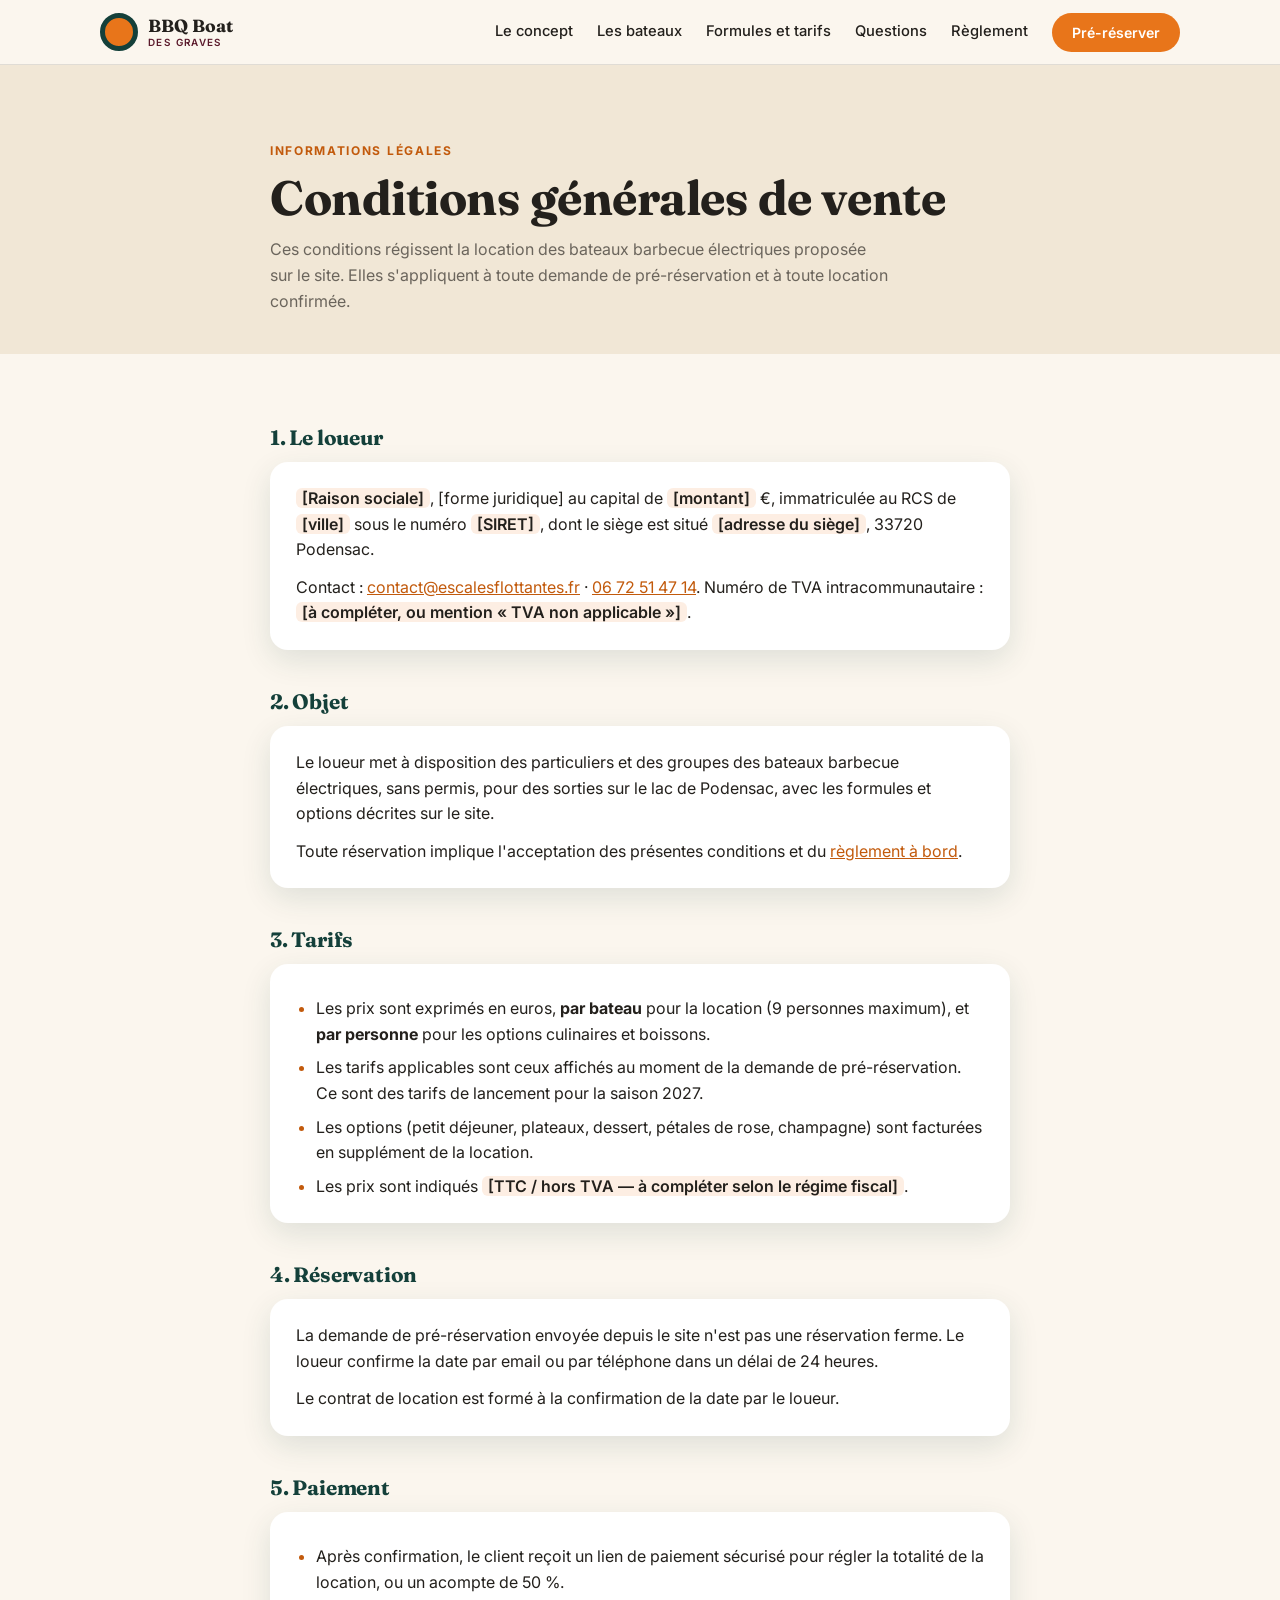
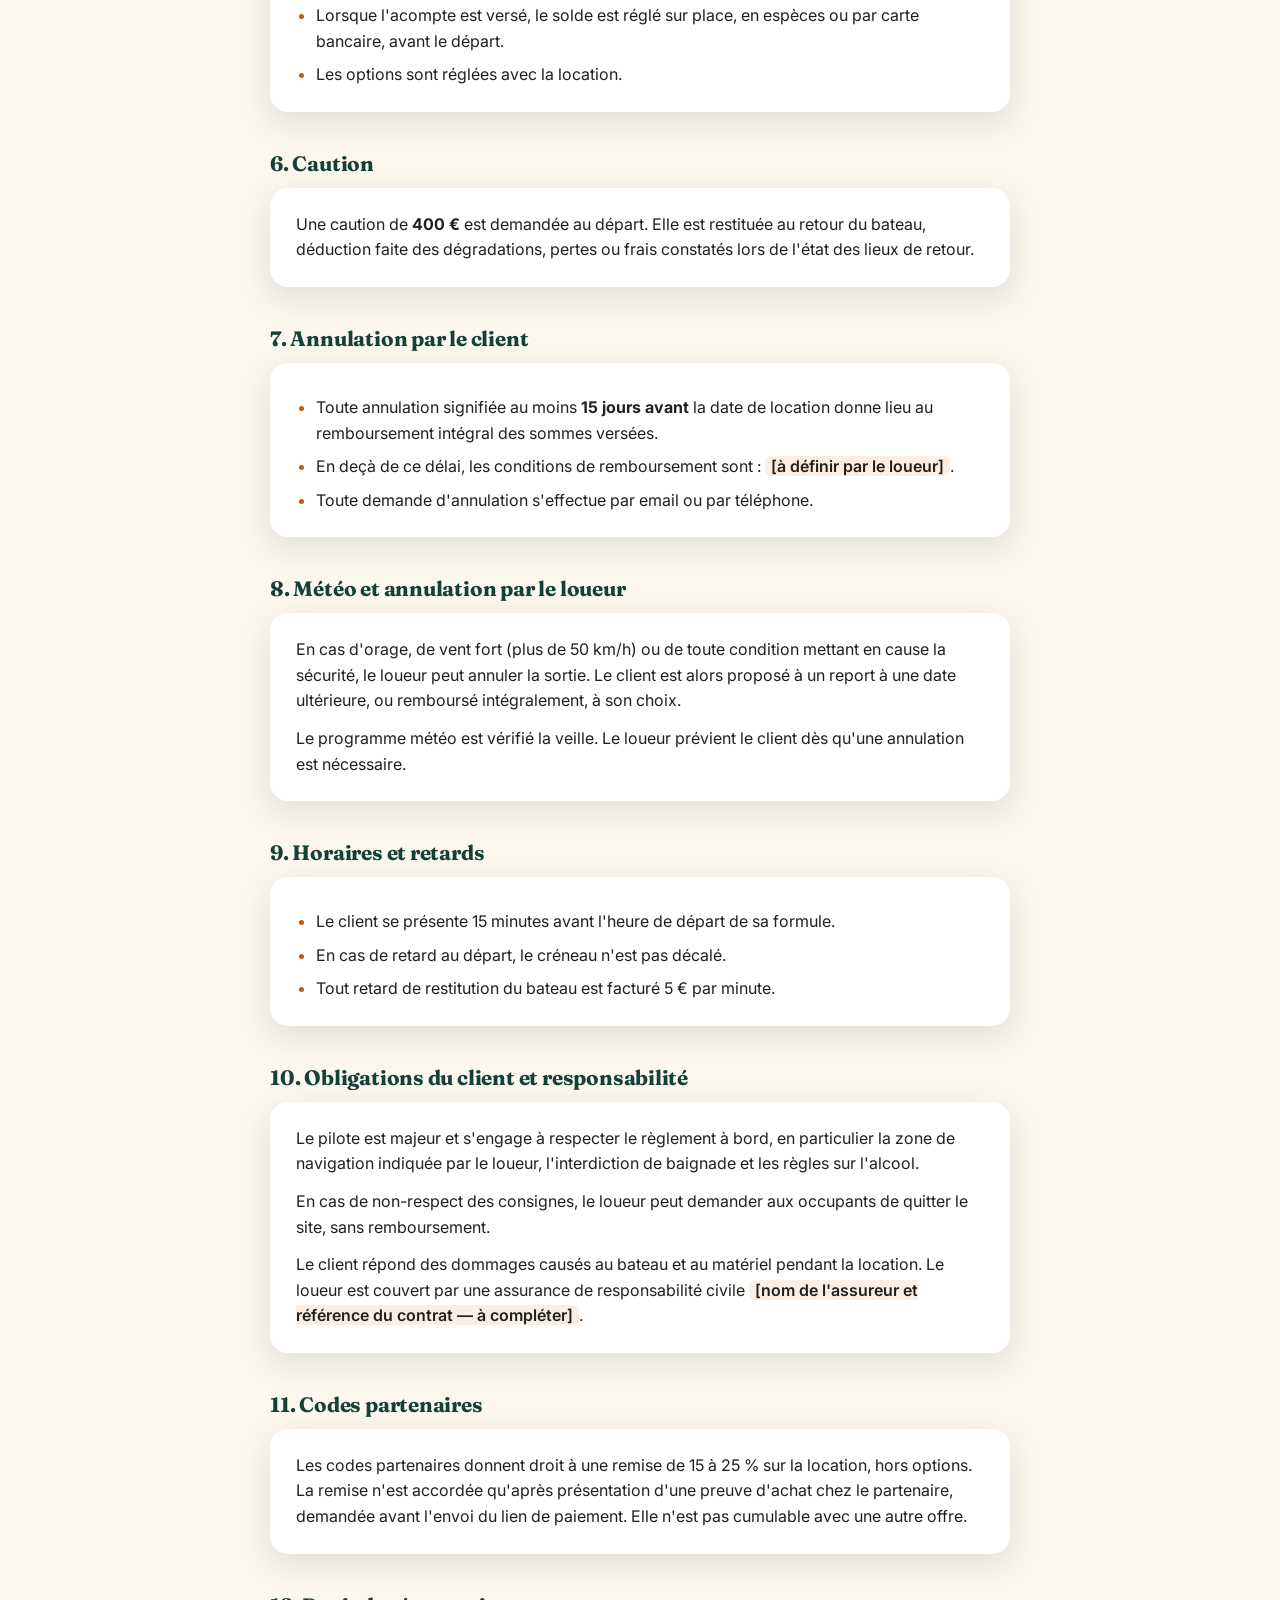
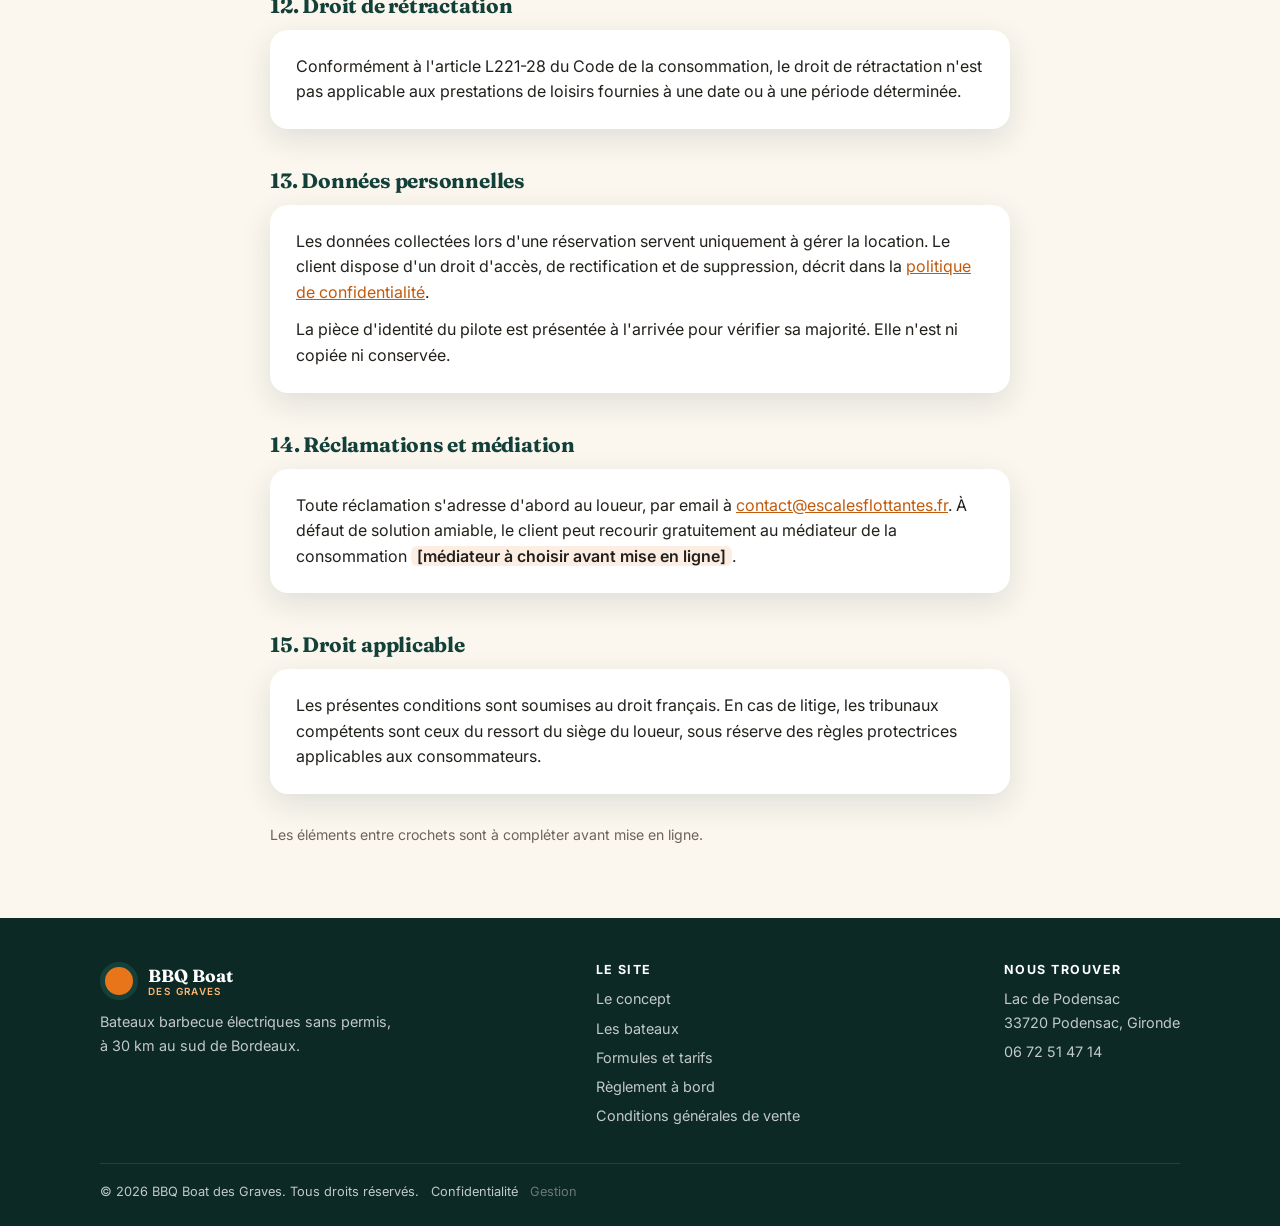
<file: cgv.html>
<!DOCTYPE html>
<html lang="fr">
<head>
  <meta charset="UTF-8">
  <meta name="viewport" content="width=device-width, initial-scale=1.0">
  <title>Conditions générales de vente — BBQ Boat des Graves</title>
  <meta name="description" content="Conditions générales de vente des bateaux barbecue électriques du lac de Podensac : réservation, paiement, caution, annulation et météo.">
  <link rel="preconnect" href="https://fonts.googleapis.com">
  <link rel="preconnect" href="https://fonts.gstatic.com" crossorigin>
  <link href="https://fonts.googleapis.com/css2?family=Fraunces:ital,opsz,wght@0,9..144,600;0,9..144,700&family=Inter:wght@400;500;600;700&display=swap" rel="stylesheet">
  <link rel="stylesheet" href="css/style.css">
  <link rel="icon" href="data:image/svg+xml,%3Csvg xmlns='http://www.w3.org/2000/svg' viewBox='0 0 32 32'%3E%3Ccircle cx='16' cy='16' r='12' fill='%23e8751a' stroke='%2314403a' stroke-width='6'/%3E%3C/svg%3E">
  <style>
    .cgv { max-width: 780px; margin: 0 auto; }
    .cgv h2 { font-size: 1.3rem; margin: 40px 0 12px; color: var(--eau); }
    .cgv h2:first-of-type { margin-top: 0; }
    .cgv__bloc { background: var(--blanc); border-radius: var(--radius); box-shadow: var(--ombre); padding: 24px 26px; }
    .cgv__bloc p + p { margin-top: 12px; }
    .cgv__bloc ul { padding-left: 20px; display: grid; gap: 8px; margin-top: 8px; }
    .cgv__bloc li::marker { color: var(--orange-dark); }
    .cgv__a-completer { background: rgba(232, 117, 26, 0.12); border-radius: 6px; padding: 0 6px; font-weight: 600; }
    .cgv p, .cgv li { color: var(--texte); }
  </style>
</head>
<body>

  <nav class="nav">
    <div class="container nav__inner">
      <a href="index.html" class="logo">
        <span class="logo__rond"></span>
        <span class="logo__texte">BBQ Boat<small>des Graves</small></span>
      </a>
      <button class="nav__burger" id="burger" aria-label="Ouvrir le menu">☰</button>
      <div class="nav__liens" id="menu">
        <a href="index.html#concept">Le concept</a>
        <a href="index.html#bateaux">Les bateaux</a>
        <a href="index.html#tarifs">Formules et tarifs</a>
        <a href="index.html#faq">Questions</a>
        <a href="reglement.html">Règlement</a>
        <a href="index.html#reservation" class="btn btn--plein">Pré-réserver</a>
      </div>
    </div>
  </nav>

  <header class="section section--sable" style="padding-bottom:40px;">
    <div class="container cgv">
      <span class="label">Informations légales</span>
      <h1 style="font-size:clamp(2rem,5vw,3rem);margin-bottom:12px;">Conditions générales de vente</h1>
      <p style="color:var(--gris);max-width:620px;">Ces conditions régissent la location des bateaux barbecue électriques proposée sur le site. Elles s'appliquent à toute demande de pré-réservation et à toute location confirmée.</p>
    </div>
  </header>

  <section class="section">
    <div class="container cgv">

      <h2>1. Le loueur</h2>
      <div class="cgv__bloc">
        <p><span class="cgv__a-completer">[Raison sociale]</span>, [forme juridique] au capital de <span class="cgv__a-completer">[montant]</span> €, immatriculée au RCS de <span class="cgv__a-completer">[ville]</span> sous le numéro <span class="cgv__a-completer">[SIRET]</span>, dont le siège est situé <span class="cgv__a-completer">[adresse du siège]</span>, 33720 Podensac.</p>
        <p>Contact : <a href="mailto:contact@escalesflottantes.fr">contact@escalesflottantes.fr</a> · <a href="tel:0672514714">06 72 51 47 14</a>. Numéro de TVA intracommunautaire : <span class="cgv__a-completer">[à compléter, ou mention « TVA non applicable »]</span>.</p>
      </div>

      <h2>2. Objet</h2>
      <div class="cgv__bloc">
        <p>Le loueur met à disposition des particuliers et des groupes des bateaux barbecue électriques, sans permis, pour des sorties sur le lac de Podensac, avec les formules et options décrites sur le site.</p>
        <p>Toute réservation implique l'acceptation des présentes conditions et du <a href="reglement.html">règlement à bord</a>.</p>
      </div>

      <h2>3. Tarifs</h2>
      <div class="cgv__bloc">
        <ul>
          <li>Les prix sont exprimés en euros, <strong>par bateau</strong> pour la location (9 personnes maximum), et <strong>par personne</strong> pour les options culinaires et boissons.</li>
          <li>Les tarifs applicables sont ceux affichés au moment de la demande de pré-réservation. Ce sont des tarifs de lancement pour la saison 2027.</li>
          <li>Les options (petit déjeuner, plateaux, dessert, pétales de rose, champagne) sont facturées en supplément de la location.</li>
          <li>Les prix sont indiqués <span class="cgv__a-completer">[TTC / hors TVA — à compléter selon le régime fiscal]</span>.</li>
        </ul>
      </div>

      <h2>4. Réservation</h2>
      <div class="cgv__bloc">
        <p>La demande de pré-réservation envoyée depuis le site n'est pas une réservation ferme. Le loueur confirme la date par email ou par téléphone dans un délai de 24 heures.</p>
        <p>Le contrat de location est formé à la confirmation de la date par le loueur.</p>
      </div>

      <h2>5. Paiement</h2>
      <div class="cgv__bloc">
        <ul>
          <li>Après confirmation, le client reçoit un lien de paiement sécurisé pour régler la totalité de la location, ou un acompte de 50 %.</li>
          <li>Lorsque l'acompte est versé, le solde est réglé sur place, en espèces ou par carte bancaire, avant le départ.</li>
          <li>Les options sont réglées avec la location.</li>
        </ul>
      </div>

      <h2>6. Caution</h2>
      <div class="cgv__bloc">
        <p>Une caution de <strong>400 €</strong> est demandée au départ. Elle est restituée au retour du bateau, déduction faite des dégradations, pertes ou frais constatés lors de l'état des lieux de retour.</p>
      </div>

      <h2>7. Annulation par le client</h2>
      <div class="cgv__bloc">
        <ul>
          <li>Toute annulation signifiée au moins <strong>15 jours avant</strong> la date de location donne lieu au remboursement intégral des sommes versées.</li>
          <li>En deçà de ce délai, les conditions de remboursement sont : <span class="cgv__a-completer">[à définir par le loueur]</span>.</li>
          <li>Toute demande d'annulation s'effectue par email ou par téléphone.</li>
        </ul>
      </div>

      <h2>8. Météo et annulation par le loueur</h2>
      <div class="cgv__bloc">
        <p>En cas d'orage, de vent fort (plus de 50 km/h) ou de toute condition mettant en cause la sécurité, le loueur peut annuler la sortie. Le client est alors proposé à un report à une date ultérieure, ou remboursé intégralement, à son choix.</p>
        <p>Le programme météo est vérifié la veille. Le loueur prévient le client dès qu'une annulation est nécessaire.</p>
      </div>

      <h2>9. Horaires et retards</h2>
      <div class="cgv__bloc">
        <ul>
          <li>Le client se présente 15 minutes avant l'heure de départ de sa formule.</li>
          <li>En cas de retard au départ, le créneau n'est pas décalé.</li>
          <li>Tout retard de restitution du bateau est facturé 5 € par minute.</li>
        </ul>
      </div>

      <h2>10. Obligations du client et responsabilité</h2>
      <div class="cgv__bloc">
        <p>Le pilote est majeur et s'engage à respecter le règlement à bord, en particulier la zone de navigation indiquée par le loueur, l'interdiction de baignade et les règles sur l'alcool.</p>
        <p>En cas de non-respect des consignes, le loueur peut demander aux occupants de quitter le site, sans remboursement.</p>
        <p>Le client répond des dommages causés au bateau et au matériel pendant la location. Le loueur est couvert par une assurance de responsabilité civile <span class="cgv__a-completer">[nom de l'assureur et référence du contrat — à compléter]</span>.</p>
      </div>

      <h2>11. Codes partenaires</h2>
      <div class="cgv__bloc">
        <p>Les codes partenaires donnent droit à une remise de 15 à 25 % sur la location, hors options. La remise n'est accordée qu'après présentation d'une preuve d'achat chez le partenaire, demandée avant l'envoi du lien de paiement. Elle n'est pas cumulable avec une autre offre.</p>
      </div>

      <h2>12. Droit de rétractation</h2>
      <div class="cgv__bloc">
        <p>Conformément à l'article L221-28 du Code de la consommation, le droit de rétractation n'est pas applicable aux prestations de loisirs fournies à une date ou à une période déterminée.</p>
      </div>

      <h2>13. Données personnelles</h2>
      <div class="cgv__bloc">
        <p>Les données collectées lors d'une réservation servent uniquement à gérer la location. Le client dispose d'un droit d'accès, de rectification et de suppression, décrit dans la <a href="confidentialite.html">politique de confidentialité</a>.</p>
        <p>La pièce d'identité du pilote est présentée à l'arrivée pour vérifier sa majorité. Elle n'est ni copiée ni conservée.</p>
      </div>

      <h2>14. Réclamations et médiation</h2>
      <div class="cgv__bloc">
        <p>Toute réclamation s'adresse d'abord au loueur, par email à <a href="mailto:contact@escalesflottantes.fr">contact@escalesflottantes.fr</a>. À défaut de solution amiable, le client peut recourir gratuitement au médiateur de la consommation <span class="cgv__a-completer">[médiateur à choisir avant mise en ligne]</span>.</p>
      </div>

      <h2>15. Droit applicable</h2>
      <div class="cgv__bloc">
        <p>Les présentes conditions sont soumises au droit français. En cas de litige, les tribunaux compétents sont ceux du ressort du siège du loueur, sous réserve des règles protectrices applicables aux consommateurs.</p>
      </div>

      <p style="margin-top:30px;color:var(--gris);font-size:0.88rem;">Les éléments entre crochets sont à compléter avant mise en ligne.</p>
    </div>
  </section>

  <footer class="footer">
    <div class="container">
      <div class="footer__grille">
        <div>
          <a href="index.html" class="logo"><span class="logo__rond"></span><span class="logo__texte">BBQ Boat<small>des Graves</small></span></a>
          <p>Bateaux barbecue électriques sans permis,<br>à 30 km au sud de Bordeaux.</p>
        </div>
        <div>
          <h4>Le site</h4>
          <a href="index.html#concept">Le concept</a>
          <a href="index.html#bateaux">Les bateaux</a>
          <a href="index.html#tarifs">Formules et tarifs</a>
          <a href="reglement.html">Règlement à bord</a>
          <a href="cgv.html">Conditions générales de vente</a>
        </div>
        <div>
          <h4>Nous trouver</h4>
          <p>Lac de Podensac<br>33720 Podensac, Gironde</p>
          <a href="tel:0672514714" style="margin-top:6px;">06 72 51 47 14</a>
        </div>
      </div>
      <div class="footer__bas">© 2026 BBQ Boat des Graves. Tous droits réservés. <a href="confidentialite.html" style="display:inline;margin-left:8px;">Confidentialité</a> <a href="admin.html" style="display:inline;opacity:0.5;margin-left:8px;">Gestion</a></div>
    </div>
  </footer>

  <script>
    document.getElementById('burger').addEventListener('click', () => document.getElementById('menu').classList.toggle('ouvert'));
  </script>
</body>
</html>
</file>
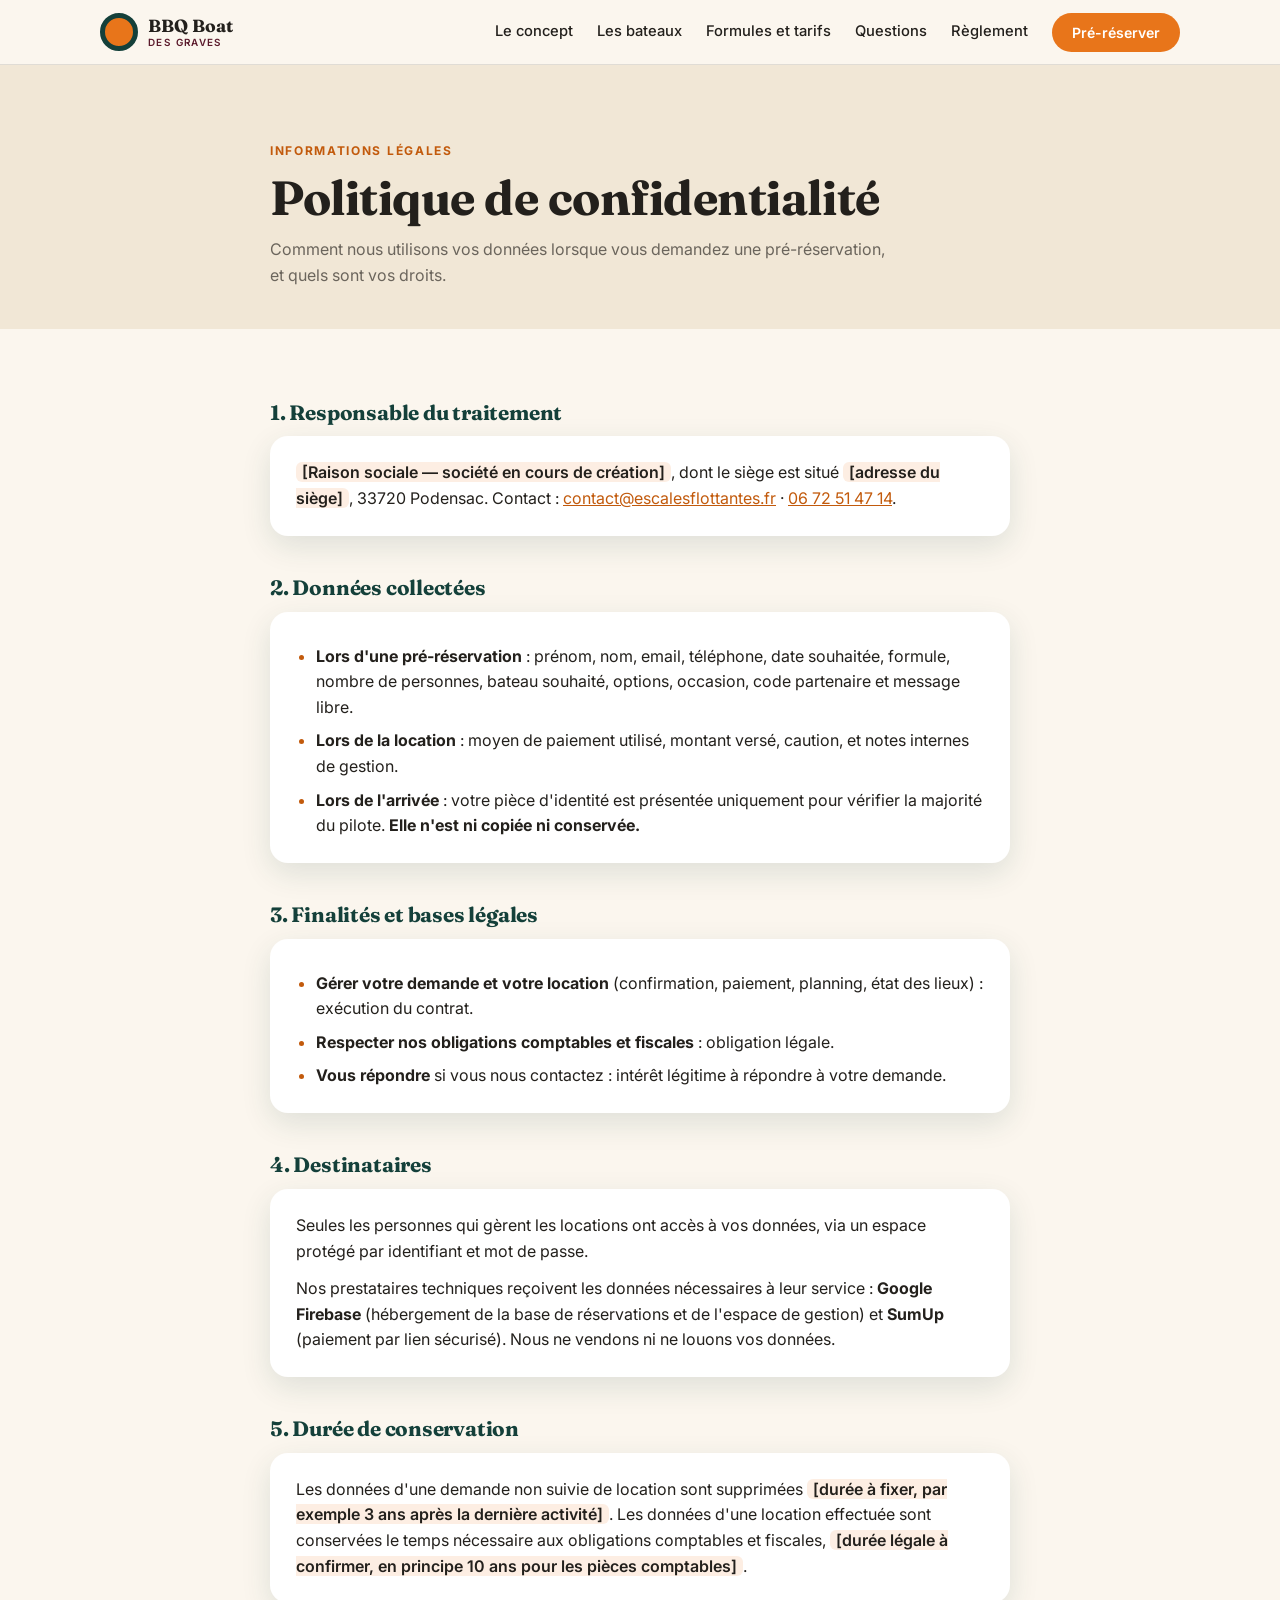
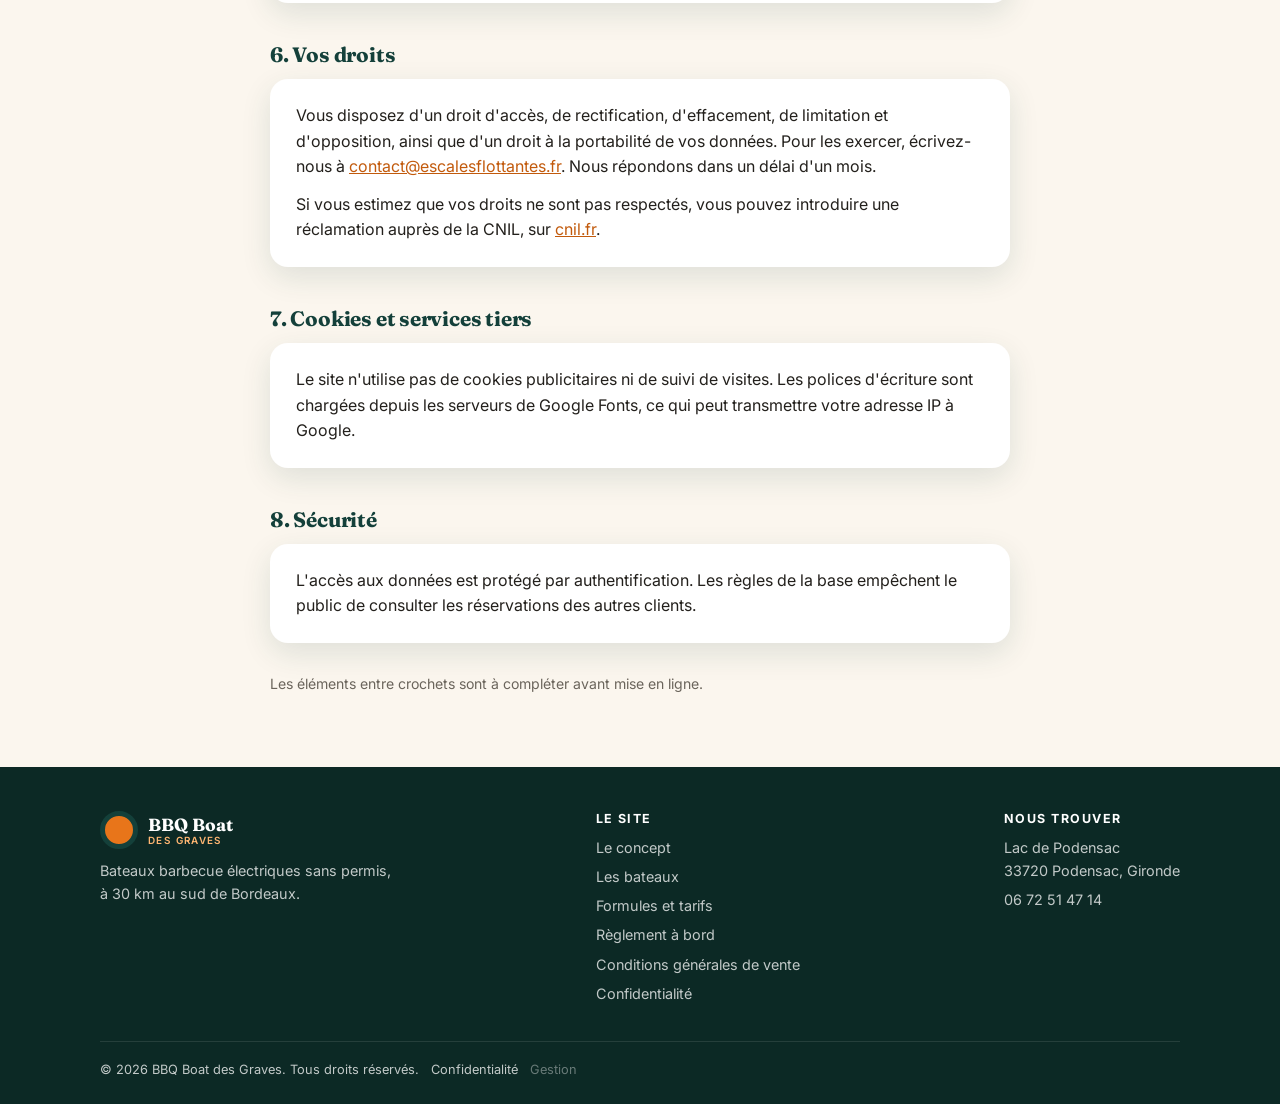
<file: confidentialite.html>
<!DOCTYPE html>
<html lang="fr">
<head>
  <meta charset="UTF-8">
  <meta name="viewport" content="width=device-width, initial-scale=1.0">
  <title>Politique de confidentialité — BBQ Boat des Graves</title>
  <meta name="description" content="Politique de confidentialité du site BBQ Boat des Graves : données collectées lors des réservations, durée de conservation et vos droits.">
  <link rel="preconnect" href="https://fonts.googleapis.com">
  <link rel="preconnect" href="https://fonts.gstatic.com" crossorigin>
  <link href="https://fonts.googleapis.com/css2?family=Fraunces:ital,opsz,wght@0,9..144,600;0,9..144,700&family=Inter:wght@400;500;600;700&display=swap" rel="stylesheet">
  <link rel="stylesheet" href="css/style.css">
  <link rel="icon" href="data:image/svg+xml,%3Csvg xmlns='http://www.w3.org/2000/svg' viewBox='0 0 32 32'%3E%3Ccircle cx='16' cy='16' r='12' fill='%23e8751a' stroke='%2314403a' stroke-width='6'/%3E%3C/svg%3E">
  <style>
    .cgv { max-width: 780px; margin: 0 auto; }
    .cgv h2 { font-size: 1.3rem; margin: 40px 0 12px; color: var(--eau); }
    .cgv h2:first-of-type { margin-top: 0; }
    .cgv__bloc { background: var(--blanc); border-radius: var(--radius); box-shadow: var(--ombre); padding: 24px 26px; }
    .cgv__bloc p + p { margin-top: 12px; }
    .cgv__bloc ul { padding-left: 20px; display: grid; gap: 8px; margin-top: 8px; }
    .cgv__bloc li::marker { color: var(--orange-dark); }
    .cgv__a-completer { background: rgba(232, 117, 26, 0.12); border-radius: 6px; padding: 0 6px; font-weight: 600; }
    .cgv p, .cgv li { color: var(--texte); }
  </style>
</head>
<body>

  <nav class="nav">
    <div class="container nav__inner">
      <a href="index.html" class="logo">
        <span class="logo__rond"></span>
        <span class="logo__texte">BBQ Boat<small>des Graves</small></span>
      </a>
      <button class="nav__burger" id="burger" aria-label="Ouvrir le menu">☰</button>
      <div class="nav__liens" id="menu">
        <a href="index.html#concept">Le concept</a>
        <a href="index.html#bateaux">Les bateaux</a>
        <a href="index.html#tarifs">Formules et tarifs</a>
        <a href="index.html#faq">Questions</a>
        <a href="reglement.html">Règlement</a>
        <a href="index.html#reservation" class="btn btn--plein">Pré-réserver</a>
      </div>
    </div>
  </nav>

  <header class="section section--sable" style="padding-bottom:40px;">
    <div class="container cgv">
      <span class="label">Informations légales</span>
      <h1 style="font-size:clamp(2rem,5vw,3rem);margin-bottom:12px;">Politique de confidentialité</h1>
      <p style="color:var(--gris);max-width:620px;">Comment nous utilisons vos données lorsque vous demandez une pré-réservation, et quels sont vos droits.</p>
    </div>
  </header>

  <section class="section">
    <div class="container cgv">

      <h2>1. Responsable du traitement</h2>
      <div class="cgv__bloc">
        <p><span class="cgv__a-completer">[Raison sociale — société en cours de création]</span>, dont le siège est situé <span class="cgv__a-completer">[adresse du siège]</span>, 33720 Podensac. Contact : <a href="mailto:contact@escalesflottantes.fr">contact@escalesflottantes.fr</a> · <a href="tel:0672514714">06 72 51 47 14</a>.</p>
      </div>

      <h2>2. Données collectées</h2>
      <div class="cgv__bloc">
        <ul>
          <li><strong>Lors d'une pré-réservation</strong> : prénom, nom, email, téléphone, date souhaitée, formule, nombre de personnes, bateau souhaité, options, occasion, code partenaire et message libre.</li>
          <li><strong>Lors de la location</strong> : moyen de paiement utilisé, montant versé, caution, et notes internes de gestion.</li>
          <li><strong>Lors de l'arrivée</strong> : votre pièce d'identité est présentée uniquement pour vérifier la majorité du pilote. <strong>Elle n'est ni copiée ni conservée.</strong></li>
        </ul>
      </div>

      <h2>3. Finalités et bases légales</h2>
      <div class="cgv__bloc">
        <ul>
          <li><strong>Gérer votre demande et votre location</strong> (confirmation, paiement, planning, état des lieux) : exécution du contrat.</li>
          <li><strong>Respecter nos obligations comptables et fiscales</strong> : obligation légale.</li>
          <li><strong>Vous répondre</strong> si vous nous contactez : intérêt légitime à répondre à votre demande.</li>
        </ul>
      </div>

      <h2>4. Destinataires</h2>
      <div class="cgv__bloc">
        <p>Seules les personnes qui gèrent les locations ont accès à vos données, via un espace protégé par identifiant et mot de passe.</p>
        <p>Nos prestataires techniques reçoivent les données nécessaires à leur service : <strong>Google Firebase</strong> (hébergement de la base de réservations et de l'espace de gestion) et <strong>SumUp</strong> (paiement par lien sécurisé). Nous ne vendons ni ne louons vos données.</p>
      </div>

      <h2>5. Durée de conservation</h2>
      <div class="cgv__bloc">
        <p>Les données d'une demande non suivie de location sont supprimées <span class="cgv__a-completer">[durée à fixer, par exemple 3 ans après la dernière activité]</span>. Les données d'une location effectuée sont conservées le temps nécessaire aux obligations comptables et fiscales, <span class="cgv__a-completer">[durée légale à confirmer, en principe 10 ans pour les pièces comptables]</span>.</p>
      </div>

      <h2>6. Vos droits</h2>
      <div class="cgv__bloc">
        <p>Vous disposez d'un droit d'accès, de rectification, d'effacement, de limitation et d'opposition, ainsi que d'un droit à la portabilité de vos données. Pour les exercer, écrivez-nous à <a href="mailto:contact@escalesflottantes.fr">contact@escalesflottantes.fr</a>. Nous répondons dans un délai d'un mois.</p>
        <p>Si vous estimez que vos droits ne sont pas respectés, vous pouvez introduire une réclamation auprès de la CNIL, sur <a href="https://www.cnil.fr" target="_blank" rel="noopener">cnil.fr</a>.</p>
      </div>

      <h2>7. Cookies et services tiers</h2>
      <div class="cgv__bloc">
        <p>Le site n'utilise pas de cookies publicitaires ni de suivi de visites. Les polices d'écriture sont chargées depuis les serveurs de Google Fonts, ce qui peut transmettre votre adresse IP à Google.</p>
      </div>

      <h2>8. Sécurité</h2>
      <div class="cgv__bloc">
        <p>L'accès aux données est protégé par authentification. Les règles de la base empêchent le public de consulter les réservations des autres clients.</p>
      </div>

      <p style="margin-top:30px;color:var(--gris);font-size:0.88rem;">Les éléments entre crochets sont à compléter avant mise en ligne.</p>
    </div>
  </section>

  <footer class="footer">
    <div class="container">
      <div class="footer__grille">
        <div>
          <a href="index.html" class="logo"><span class="logo__rond"></span><span class="logo__texte">BBQ Boat<small>des Graves</small></span></a>
          <p>Bateaux barbecue électriques sans permis,<br>à 30 km au sud de Bordeaux.</p>
        </div>
        <div>
          <h4>Le site</h4>
          <a href="index.html#concept">Le concept</a>
          <a href="index.html#bateaux">Les bateaux</a>
          <a href="index.html#tarifs">Formules et tarifs</a>
          <a href="reglement.html">Règlement à bord</a>
          <a href="cgv.html">Conditions générales de vente</a>
          <a href="confidentialite.html">Confidentialité</a>
        </div>
        <div>
          <h4>Nous trouver</h4>
          <p>Lac de Podensac<br>33720 Podensac, Gironde</p>
          <a href="tel:0672514714" style="margin-top:6px;">06 72 51 47 14</a>
        </div>
      </div>
      <div class="footer__bas">© 2026 BBQ Boat des Graves. Tous droits réservés. <a href="confidentialite.html" style="display:inline;margin-left:8px;">Confidentialité</a> <a href="admin.html" style="display:inline;opacity:0.5;margin-left:8px;">Gestion</a></div>
    </div>
  </footer>

  <script>
    document.getElementById('burger').addEventListener('click', () => document.getElementById('menu').classList.toggle('ouvert'));
  </script>
</body>
</html>
</file>
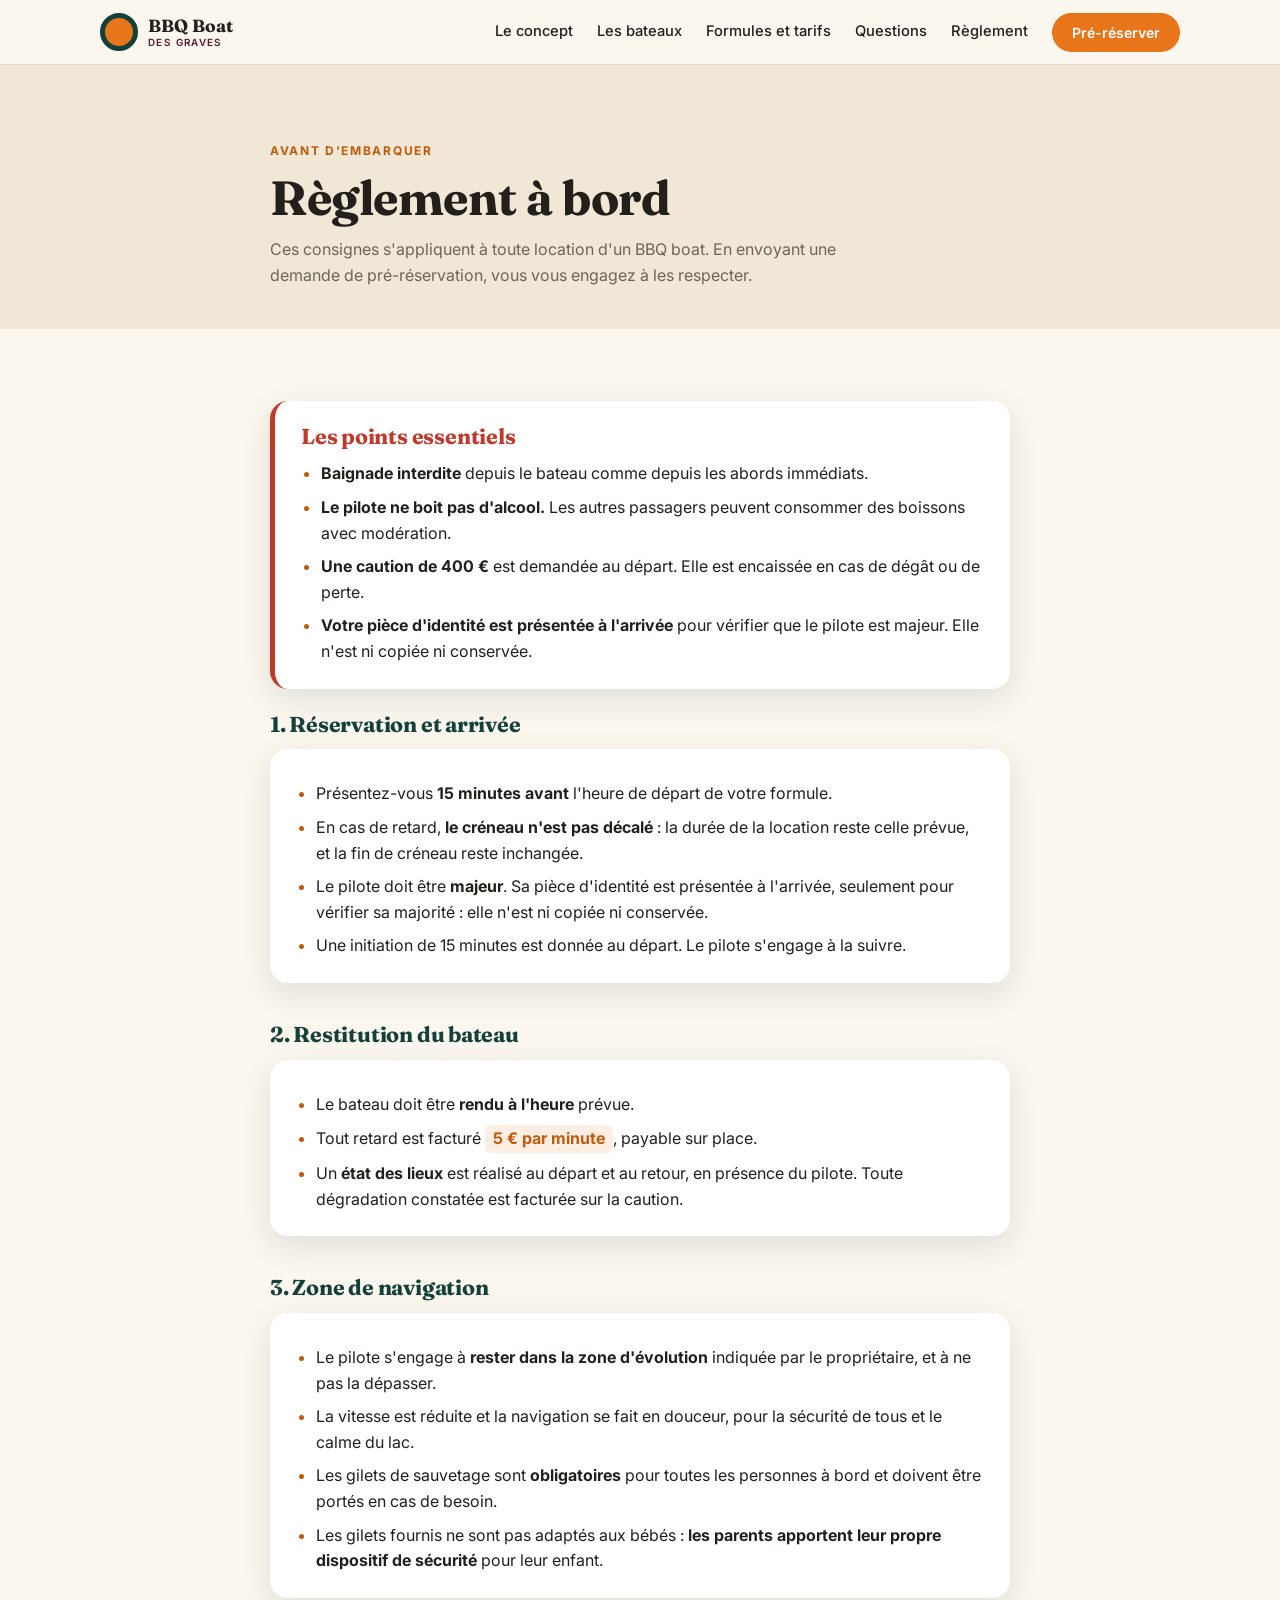
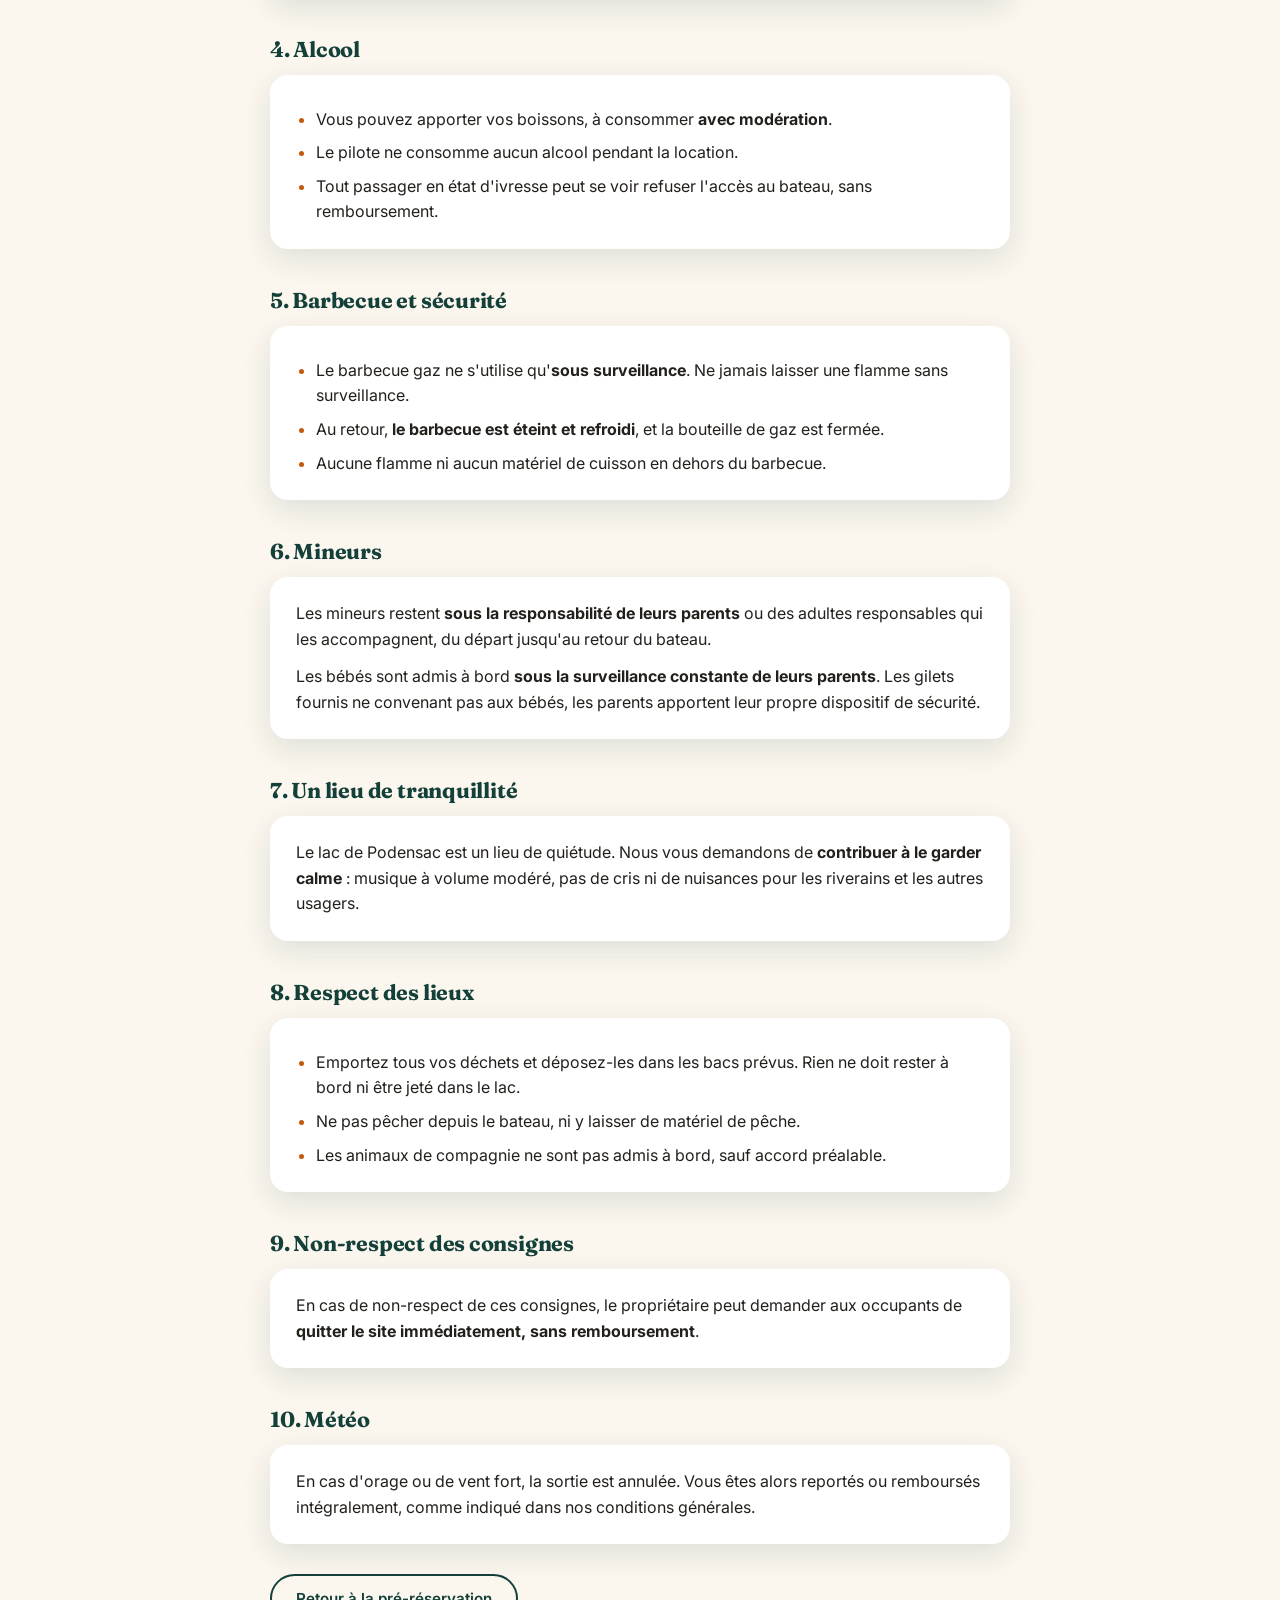
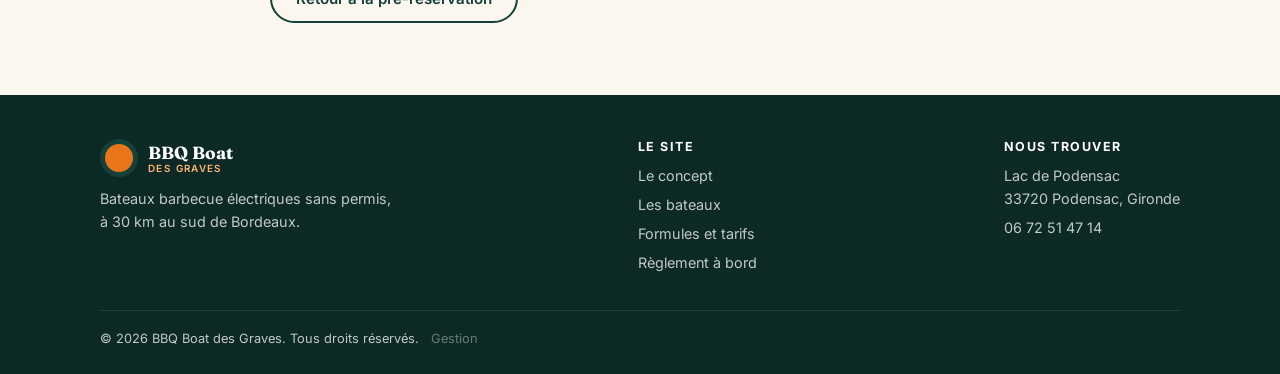
<file: reglement.html>
<!DOCTYPE html>
<html lang="fr">
<head>
  <meta charset="UTF-8">
  <meta name="viewport" content="width=device-width, initial-scale=1.0">
  <title>Règlement à bord — BBQ Boat des Graves</title>
  <meta name="description" content="Règlement à bord des BBQ boats électriques du lac de Podensac : consignes de sécurité, alcool, horaires, état des lieux et caution.">
  <link rel="preconnect" href="https://fonts.googleapis.com">
  <link rel="preconnect" href="https://fonts.gstatic.com" crossorigin>
  <link href="https://fonts.googleapis.com/css2?family=Fraunces:ital,opsz,wght@0,9..144,600;0,9..144,700&family=Inter:wght@400;500;600;700&display=swap" rel="stylesheet">
  <link rel="stylesheet" href="css/style.css">
  <link rel="icon" href="data:image/svg+xml,%3Csvg xmlns='http://www.w3.org/2000/svg' viewBox='0 0 32 32'%3E%3Ccircle cx='16' cy='16' r='12' fill='%23e8751a' stroke='%2314403a' stroke-width='6'/%3E%3C/svg%3E">
  <style>
    .regle { max-width: 780px; margin: 0 auto; }
    .regle h2 { font-size: 1.35rem; margin: 40px 0 12px; color: var(--eau); }
    .regle h2:first-of-type { margin-top: 0; }
    .regle p, .regle li { color: var(--texte); }
    .regle ul { padding-left: 20px; display: grid; gap: 8px; margin: 8px 0 0; }
    .regle li::marker { color: var(--orange-dark); }
    .regle__bloc { background: var(--blanc); border-radius: var(--radius); box-shadow: var(--ombre); padding: 24px 26px; }
    .regle__alerte { border-left: 5px solid var(--danger, #c0392b); }
    .regle__alerte h2 { color: var(--danger, #c0392b); margin-top: 0; }
    .regle__chiffre { display: inline-block; font-weight: 700; background: rgba(232, 117, 26, 0.12); color: var(--orange-dark); padding: 1px 8px; border-radius: 6px; }
    .regle__retour { display: inline-block; margin-top: 30px; font-weight: 600; }
  </style>
</head>
<body>

  <nav class="nav">
    <div class="container nav__inner">
      <a href="index.html" class="logo">
        <span class="logo__rond"></span>
        <span class="logo__texte">BBQ Boat<small>des Graves</small></span>
      </a>
      <button class="nav__burger" id="burger" aria-label="Ouvrir le menu">☰</button>
      <div class="nav__liens" id="menu">
        <a href="index.html#concept">Le concept</a>
        <a href="index.html#bateaux">Les bateaux</a>
        <a href="index.html#tarifs">Formules et tarifs</a>
        <a href="index.html#faq">Questions</a>
        <a href="reglement.html">Règlement</a>
        <a href="index.html#reservation" class="btn btn--plein">Pré-réserver</a>
      </div>
    </div>
  </nav>

  <header class="section section--sable" style="padding-bottom:40px;">
    <div class="container regle">
      <span class="label">Avant d'embarquer</span>
      <h1 style="font-size:clamp(2rem,5vw,3rem);margin-bottom:12px;">Règlement à bord</h1>
      <p style="color:var(--gris);max-width:620px;">Ces consignes s'appliquent à toute location d'un BBQ boat. En envoyant une demande de pré-réservation, vous vous engagez à les respecter.</p>
    </div>
  </header>

  <section class="section">
    <div class="container regle">

      <div class="regle__bloc regle__alerte" style="margin-bottom:24px;">
        <h2>Les points essentiels</h2>
        <ul>
          <li><strong>Baignade interdite</strong> depuis le bateau comme depuis les abords immédiats.</li>
          <li><strong>Le pilote ne boit pas d'alcool.</strong> Les autres passagers peuvent consommer des boissons avec modération.</li>
          <li><strong>Une caution de 400 €</strong> est demandée au départ. Elle est encaissée en cas de dégât ou de perte.</li>
          <li><strong>Votre pièce d'identité est présentée à l'arrivée</strong> pour vérifier que le pilote est majeur. Elle n'est ni copiée ni conservée.</li>
        </ul>
      </div>

      <h2>1. Réservation et arrivée</h2>
      <div class="regle__bloc">
        <ul>
          <li>Présentez-vous <strong>15 minutes avant</strong> l'heure de départ de votre formule.</li>
          <li>En cas de retard, <strong>le créneau n'est pas décalé</strong> : la durée de la location reste celle prévue, et la fin de créneau reste inchangée.</li>
          <li>Le pilote doit être <strong>majeur</strong>. Sa pièce d'identité est présentée à l'arrivée, seulement pour vérifier sa majorité : elle n'est ni copiée ni conservée.</li>
          <li>Une initiation de 15 minutes est donnée au départ. Le pilote s'engage à la suivre.</li>
        </ul>
      </div>

      <h2>2. Restitution du bateau</h2>
      <div class="regle__bloc">
        <ul>
          <li>Le bateau doit être <strong>rendu à l'heure</strong> prévue.</li>
          <li>Tout retard est facturé <span class="regle__chiffre">5 € par minute</span>, payable sur place.</li>
          <li>Un <strong>état des lieux</strong> est réalisé au départ et au retour, en présence du pilote. Toute dégradation constatée est facturée sur la caution.</li>
        </ul>
      </div>

      <h2>3. Zone de navigation</h2>
      <div class="regle__bloc">
        <ul>
          <li>Le pilote s'engage à <strong>rester dans la zone d'évolution</strong> indiquée par le propriétaire, et à ne pas la dépasser.</li>
          <li>La vitesse est réduite et la navigation se fait en douceur, pour la sécurité de tous et le calme du lac.</li>
          <li>Les gilets de sauvetage sont <strong>obligatoires</strong> pour toutes les personnes à bord et doivent être portés en cas de besoin.</li>
          <li>Les gilets fournis ne sont pas adaptés aux bébés : <strong>les parents apportent leur propre dispositif de sécurité</strong> pour leur enfant.</li>
        </ul>
      </div>

      <h2>4. Alcool</h2>
      <div class="regle__bloc">
        <ul>
          <li>Vous pouvez apporter vos boissons, à consommer <strong>avec modération</strong>.</li>
          <li>Le pilote ne consomme aucun alcool pendant la location.</li>
          <li>Tout passager en état d'ivresse peut se voir refuser l'accès au bateau, sans remboursement.</li>
        </ul>
      </div>

      <h2>5. Barbecue et sécurité</h2>
      <div class="regle__bloc">
        <ul>
          <li>Le barbecue gaz ne s'utilise qu'<strong>sous surveillance</strong>. Ne jamais laisser une flamme sans surveillance.</li>
          <li>Au retour, <strong>le barbecue est éteint et refroidi</strong>, et la bouteille de gaz est fermée.</li>
          <li>Aucune flamme ni aucun matériel de cuisson en dehors du barbecue.</li>
        </ul>
      </div>

      <h2>6. Mineurs</h2>
      <div class="regle__bloc">
        <p>Les mineurs restent <strong>sous la responsabilité de leurs parents</strong> ou des adultes responsables qui les accompagnent, du départ jusqu'au retour du bateau.</p>
        <p style="margin-top:12px;">Les bébés sont admis à bord <strong>sous la surveillance constante de leurs parents</strong>. Les gilets fournis ne convenant pas aux bébés, les parents apportent leur propre dispositif de sécurité.</p>
      </div>

      <h2>7. Un lieu de tranquillité</h2>
      <div class="regle__bloc">
        <p>Le lac de Podensac est un lieu de quiétude. Nous vous demandons de <strong>contribuer à le garder calme</strong> : musique à volume modéré, pas de cris ni de nuisances pour les riverains et les autres usagers.</p>
      </div>

      <h2>8. Respect des lieux</h2>
      <div class="regle__bloc">
        <ul>
          <li>Emportez tous vos déchets et déposez-les dans les bacs prévus. Rien ne doit rester à bord ni être jeté dans le lac.</li>
          <li>Ne pas pêcher depuis le bateau, ni y laisser de matériel de pêche.</li>
          <li>Les animaux de compagnie ne sont pas admis à bord, sauf accord préalable.</li>
        </ul>
      </div>

      <h2>9. Non-respect des consignes</h2>
      <div class="regle__bloc">
        <p>En cas de non-respect de ces consignes, le propriétaire peut demander aux occupants de <strong>quitter le site immédiatement, sans remboursement</strong>.</p>
      </div>

      <h2>10. Météo</h2>
      <div class="regle__bloc">
        <p>En cas d'orage ou de vent fort, la sortie est annulée. Vous êtes alors reportés ou remboursés intégralement, comme indiqué dans nos conditions générales.</p>
      </div>

      <a class="regle__retour btn btn--contour" href="index.html#reservation" style="color:var(--eau);">Retour à la pré-réservation</a>
    </div>
  </section>

  <footer class="footer">
    <div class="container">
      <div class="footer__grille">
        <div>
          <a href="index.html" class="logo"><span class="logo__rond"></span><span class="logo__texte">BBQ Boat<small>des Graves</small></span></a>
          <p>Bateaux barbecue électriques sans permis,<br>à 30 km au sud de Bordeaux.</p>
        </div>
        <div>
          <h4>Le site</h4>
          <a href="index.html#concept">Le concept</a>
          <a href="index.html#bateaux">Les bateaux</a>
          <a href="index.html#tarifs">Formules et tarifs</a>
          <a href="reglement.html">Règlement à bord</a>
        </div>
        <div>
          <h4>Nous trouver</h4>
          <p>Lac de Podensac<br>33720 Podensac, Gironde</p>
          <a href="tel:0672514714" style="margin-top:6px;">06 72 51 47 14</a>
        </div>
      </div>
      <div class="footer__bas">© 2026 BBQ Boat des Graves. Tous droits réservés. <a href="admin.html" style="display:inline;opacity:0.5;margin-left:8px;">Gestion</a></div>
    </div>
  </footer>

  <script>
    document.getElementById('burger').addEventListener('click', () => document.getElementById('menu').classList.toggle('ouvert'));
  </script>
</body>
</html>
</file>
<file: css/style.css>
:root {
  --orange: #e8751a;
  --orange-dark: #c25a0c;
  --vigne: #5b1a2b;
  --eau: #14403a;
  --eau-dark: #0c2925;
  --creme: #fbf6ee;
  --sable: #f1e7d6;
  --blanc: #ffffff;
  --texte: #23201c;
  --gris: #6b655c;
  --bord: rgba(35, 32, 28, 0.12);
  --ok: #1e8a4a;
  --erreur: #c0392b;
  --radius: 18px;
  --ombre: 0 10px 30px rgba(20, 64, 58, 0.12);
  --titre: 'Fraunces', Georgia, serif;
  --corps: 'Inter', system-ui, -apple-system, sans-serif;
}

* { box-sizing: border-box; margin: 0; padding: 0; }
html { scroll-behavior: smooth; scroll-padding-top: 76px; }
body { font-family: var(--corps); color: var(--texte); background: var(--creme); line-height: 1.6; -webkit-font-smoothing: antialiased; }
img { max-width: 100%; height: auto; display: block; }
a { color: var(--orange-dark); }
h1, h2, h3 { font-family: var(--titre); font-weight: 700; line-height: 1.15; letter-spacing: -0.01em; }
h2 { font-size: clamp(1.7rem, 4vw, 2.5rem); }
.container { max-width: 1120px; margin: 0 auto; padding: 0 20px; }
.section { padding: 72px 0; }
.section--sable { background: var(--sable); }
.section--eau { background: var(--eau); color: var(--blanc); }
.section-head { max-width: 680px; margin: 0 auto 40px; text-align: center; }
.section-head p { color: var(--gris); margin-top: 12px; }
.section--eau .section-head p { color: rgba(255, 255, 255, 0.75); }
.label { display: inline-block; font-size: 0.75rem; font-weight: 700; letter-spacing: 0.14em; text-transform: uppercase; color: var(--orange-dark); margin-bottom: 10px; }
.section--eau .label { color: #ffb672; }

.btn { display: inline-flex; align-items: center; justify-content: center; gap: 8px; padding: 13px 24px; border-radius: 999px; border: 2px solid transparent; font: 600 0.95rem var(--corps); text-decoration: none; cursor: pointer; transition: transform 0.15s, background 0.15s, color 0.15s; }
.btn:hover { transform: translateY(-1px); }
.btn--plein { background: var(--orange); color: var(--blanc); }
.btn--plein:hover { background: var(--orange-dark); }
.btn--contour { border-color: currentColor; color: inherit; background: transparent; }
.btn--bloc { width: 100%; }
.btn:disabled { opacity: 0.6; cursor: wait; transform: none; }

/* Navigation */
.nav { position: sticky; top: 0; z-index: 50; background: rgba(251, 246, 238, 0.94); backdrop-filter: blur(8px); border-bottom: 1px solid var(--bord); }
.nav__inner { display: flex; align-items: center; justify-content: space-between; height: 64px; }
.logo { display: flex; align-items: center; gap: 10px; text-decoration: none; color: var(--texte); }
.logo__rond { width: 38px; height: 38px; border-radius: 50%; background: var(--orange); border: 5px solid var(--eau); flex-shrink: 0; }
.logo__texte { font-family: var(--titre); font-weight: 700; font-size: 1.1rem; line-height: 1.1; }
.logo__texte small { display: block; font: 600 0.62rem var(--corps); letter-spacing: 0.14em; text-transform: uppercase; color: var(--vigne); }
.nav__liens { display: flex; align-items: center; gap: 24px; }
.nav__liens a:not(.btn) { color: var(--texte); text-decoration: none; font-weight: 500; font-size: 0.92rem; }
.nav__liens a:not(.btn):hover { color: var(--orange-dark); }
.nav__liens .btn { padding: 9px 18px; font-size: 0.88rem; }
.nav__burger { display: none; background: none; border: none; font-size: 1.6rem; cursor: pointer; color: var(--texte); padding: 6px; }

/* Hero */
.hero { padding: 48px 0 64px; }
.hero__grille { display: grid; grid-template-columns: 1.05fr 0.95fr; gap: 48px; align-items: center; }
.hero h1 { font-size: clamp(2.2rem, 6vw, 3.8rem); margin-bottom: 18px; }
.hero h1 em { font-style: italic; color: var(--orange-dark); }
.hero__texte { font-size: 1.08rem; color: var(--gris); max-width: 520px; margin-bottom: 26px; }
.hero__actions { display: flex; gap: 12px; flex-wrap: wrap; margin-bottom: 30px; }
.hero__actions .btn--contour { color: var(--eau); }
.hero__faits { display: flex; gap: 28px; flex-wrap: wrap; padding-top: 22px; border-top: 1px solid var(--bord); }
.hero__fait strong { display: block; font: 700 1.5rem var(--titre); color: var(--eau); }
.hero__fait span { font-size: 0.78rem; color: var(--gris); text-transform: uppercase; letter-spacing: 0.08em; }
.hero__photo { position: relative; }
.hero__photo img { width: 100%; aspect-ratio: 4 / 5; object-fit: cover; border-radius: 28px; box-shadow: var(--ombre); }
.hero__badge { position: absolute; left: -14px; bottom: 28px; background: var(--vigne); color: var(--blanc); padding: 12px 18px; border-radius: 14px; font-weight: 600; font-size: 0.88rem; box-shadow: var(--ombre); }
.hero__badge strong { display: block; font: 700 1.2rem var(--titre); }

/* Concept */
.concept { display: grid; grid-template-columns: 1fr 1fr; gap: 48px; align-items: center; }
.concept img { border-radius: 24px; box-shadow: var(--ombre); aspect-ratio: 3 / 2; object-fit: cover; width: 100%; }
.concept p { color: var(--gris); margin: 14px 0; }
.coches { list-style: none; display: grid; grid-template-columns: 1fr 1fr; gap: 10px 18px; margin-top: 20px; }
.coches li { display: flex; gap: 8px; font-weight: 600; font-size: 0.92rem; }
.coches li::before { content: '✓'; color: var(--orange-dark); font-weight: 800; }

/* Cartes */
.grille-2 { display: grid; grid-template-columns: repeat(2, 1fr); gap: 24px; max-width: 860px; margin: 0 auto; }
.grille-3 { display: grid; grid-template-columns: repeat(3, 1fr); gap: 20px; }
.carte { background: var(--blanc); border-radius: var(--radius); overflow: hidden; box-shadow: var(--ombre); color: var(--texte); display: flex; flex-direction: column; }
.carte__photo { aspect-ratio: 16 / 10; object-fit: cover; width: 100%; }
.carte__corps { padding: 22px; flex: 1; }
.carte__corps h3 { font-size: 1.4rem; margin-bottom: 4px; }
.carte__sous { color: var(--gris); font-size: 0.9rem; margin-bottom: 14px; }
.carte__liste { list-style: none; display: grid; gap: 6px; font-size: 0.92rem; }
.carte__liste li::before { content: '•'; color: var(--orange); margin-right: 8px; font-weight: 800; }

.formule { background: var(--blanc); border: 1px solid var(--bord); border-radius: var(--radius); padding: 24px; display: flex; flex-direction: column; gap: 6px; position: relative; }
.formule--phare { border: 2px solid var(--orange); }
.formule__badge { position: absolute; top: -12px; left: 20px; background: var(--orange); color: var(--blanc); font-size: 0.72rem; font-weight: 700; padding: 4px 12px; border-radius: 999px; }
.formule__icone { font-size: 1.8rem; }
.formule h3 { font-size: 1.25rem; }
.formule__horaire { color: var(--gris); font-size: 0.88rem; }
.formule__prix { font: 700 2rem var(--titre); color: var(--eau); margin: 8px 0 12px; }
.formule__prix small { font: 500 0.82rem var(--corps); color: var(--gris); }
.formule .btn { margin-top: auto; padding: 10px 16px; font-size: 0.88rem; color: var(--eau); }
.inclus { text-align: center; color: var(--gris); font-size: 0.92rem; margin-top: 28px; }

.options { display: grid; grid-template-columns: repeat(3, 1fr); gap: 14px; margin-top: 20px; }
.option { background: rgba(255, 255, 255, 0.08); border: 1px solid rgba(255, 255, 255, 0.16); border-radius: 14px; padding: 18px 14px; text-align: center; }
.option__icone { font-size: 1.7rem; }
.option strong { display: block; margin: 6px 0 2px; font-size: 0.95rem; }
.option span { color: #ffb672; font-weight: 700; font-size: 0.9rem; }
.option small { display: block; color: rgba(255, 255, 255, 0.65); font-size: 0.78rem; margin-top: 4px; }
.option__detail { list-style: none; margin-top: 8px; text-align: left; display: grid; gap: 4px; color: rgba(255, 255, 255, 0.8); font-size: 0.78rem; line-height: 1.4; }
.option__detail li::before { content: '•'; color: #ffb672; margin-right: 6px; }

/* FAQ */
.faq { max-width: 780px; margin: 0 auto; }
.faq details { background: var(--blanc); border: 1px solid var(--bord); border-radius: 14px; margin-bottom: 10px; }
.faq summary { padding: 16px 20px; font-weight: 600; cursor: pointer; list-style: none; display: flex; justify-content: space-between; gap: 12px; }
.faq summary::-webkit-details-marker { display: none; }
.faq summary::after { content: '+'; color: var(--orange-dark); font-size: 1.3rem; line-height: 1; }
.faq details[open] summary::after { content: '−'; }
.faq details p { padding: 0 20px 18px; color: var(--gris); font-size: 0.94rem; }

/* Réservation */
.resa { display: grid; grid-template-columns: 1.4fr 1fr; gap: 28px; align-items: start; }
.resa > *, .hero__grille > *, .concept > * { min-width: 0; }
.resa__form { background: var(--blanc); border-radius: var(--radius); padding: 28px; box-shadow: var(--ombre); }
.champ { margin-bottom: 16px; }
.champ label, .champ__titre { display: block; font-weight: 600; font-size: 0.88rem; margin-bottom: 6px; }
.champ input[type=text], .champ input[type=email], .champ input[type=tel], .champ input[type=date], .champ select, .champ textarea { width: 100%; padding: 12px 14px; border: 1.5px solid var(--bord); border-radius: 11px; font: 400 1rem var(--corps); background: var(--blanc); color: var(--texte); }
.champ input:focus, .champ select:focus, .champ textarea:focus { outline: none; border-color: var(--orange); }
.champ small { color: var(--gris); font-size: 0.8rem; display: block; margin-top: 6px; }
.champ-2 { display: grid; grid-template-columns: 1fr 1fr; gap: 14px; }
.choix { display: grid; grid-template-columns: repeat(3, 1fr); gap: 10px; }
.choix label { margin: 0; cursor: pointer; }
.choix input { position: absolute; opacity: 0; }
.choix__boite { display: block; border: 1.5px solid var(--bord); border-radius: 12px; padding: 10px 8px; text-align: center; transition: all 0.15s; height: 100%; }
.choix__boite strong { display: block; font: 700 1.1rem var(--titre); color: var(--eau); }
.choix__boite span { font-size: 0.78rem; color: var(--gris); font-weight: 500; }
.choix input:checked + .choix__boite { border-color: var(--orange); background: rgba(232, 117, 26, 0.08); }
.choix input:focus-visible + .choix__boite { outline: 2px solid var(--orange); outline-offset: 2px; }
.choix--options { grid-template-columns: repeat(2, 1fr); }
.choix--options .choix__boite { text-align: left; padding: 10px 12px; display: flex; justify-content: space-between; align-items: center; gap: 8px; }
.choix--options .choix__boite span { font-size: 0.88rem; color: var(--texte); }
.choix--options .choix__boite em { font-style: normal; font-weight: 700; color: var(--orange-dark); font-size: 0.82rem; white-space: nowrap; }
.resa__mention { font-size: 0.8rem; color: var(--gris); text-align: center; margin-top: 12px; }
.recap { background: var(--eau); color: var(--blanc); border-radius: var(--radius); padding: 26px; position: sticky; top: 84px; }
.recap h3 { font-size: 1.3rem; margin-bottom: 14px; }
.recap__ligne { display: flex; justify-content: space-between; gap: 12px; padding: 8px 0; border-bottom: 1px solid rgba(255, 255, 255, 0.12); font-size: 0.92rem; }
.recap__ligne span:first-child { color: rgba(255, 255, 255, 0.7); }
.recap__ligne span:last-child { text-align: right; font-weight: 600; }
.recap__total { display: flex; justify-content: space-between; align-items: baseline; padding-top: 16px; font-weight: 600; }
.recap__total span:last-child { font: 700 2rem var(--titre); color: #ffb672; }
.recap__inclus { margin-top: 18px; font-size: 0.84rem; color: rgba(255, 255, 255, 0.75); }
.recap__aide { margin-top: 18px; padding-top: 18px; border-top: 1px solid rgba(255, 255, 255, 0.12); font-size: 0.88rem; }
.recap__aide a { color: #ffb672; font-weight: 700; }
.message { border-radius: 12px; padding: 14px 16px; margin-top: 14px; font-size: 0.92rem; font-weight: 500; }
.message--ok { background: rgba(30, 138, 74, 0.1); color: var(--ok); }
.message--erreur { background: rgba(192, 57, 43, 0.1); color: var(--erreur); }
#bf-code-note { margin-top: 6px; font-size: 0.84rem; line-height: 1.5; color: var(--gris); }

/* Pied de page */
.footer { background: var(--eau-dark); color: rgba(255, 255, 255, 0.75); padding: 44px 0 24px; font-size: 0.9rem; }
.footer__grille { display: flex; justify-content: space-between; gap: 32px; flex-wrap: wrap; }
.footer .logo { display: flex; color: var(--blanc); margin-bottom: 10px; }
.footer .logo__texte small { color: #ffb672; }
.footer h4 { color: var(--blanc); font: 700 0.78rem var(--corps); letter-spacing: 0.12em; text-transform: uppercase; margin-bottom: 10px; }
.footer a { color: rgba(255, 255, 255, 0.75); text-decoration: none; display: block; margin-bottom: 6px; }
.footer a:hover { color: #ffb672; }
.footer__bas { margin-top: 30px; padding-top: 18px; border-top: 1px solid rgba(255, 255, 255, 0.1); font-size: 0.8rem; }

@media (max-width: 900px) {
  .section { padding: 52px 0; }
  .hero__grille, .concept, .resa { grid-template-columns: 1fr; gap: 30px; }
  .hero__badge { left: 12px; bottom: 12px; }
  .grille-3 { grid-template-columns: repeat(2, 1fr); }
  .options { grid-template-columns: repeat(2, 1fr); }
  .recap { position: static; }
  .nav__burger { display: block; }
  .nav__liens { display: none; position: absolute; top: 64px; left: 0; right: 0; background: var(--creme); border-bottom: 1px solid var(--bord); flex-direction: column; align-items: stretch; gap: 0; padding: 8px 20px 18px; }
  .nav__liens.ouvert { display: flex; }
  .nav__liens a:not(.btn) { padding: 12px 0; border-bottom: 1px solid var(--bord); }
  .nav__liens .btn { margin-top: 14px; }
}
@media (max-width: 560px) {
  .grille-2, .grille-3, .champ-2, .coches { grid-template-columns: 1fr; }
  .choix { grid-template-columns: repeat(2, 1fr); }
  .choix.choix--options { grid-template-columns: 1fr; }
  .resa__form { padding: 20px; }
  .hero__faits { gap: 18px; }
}
</file>
